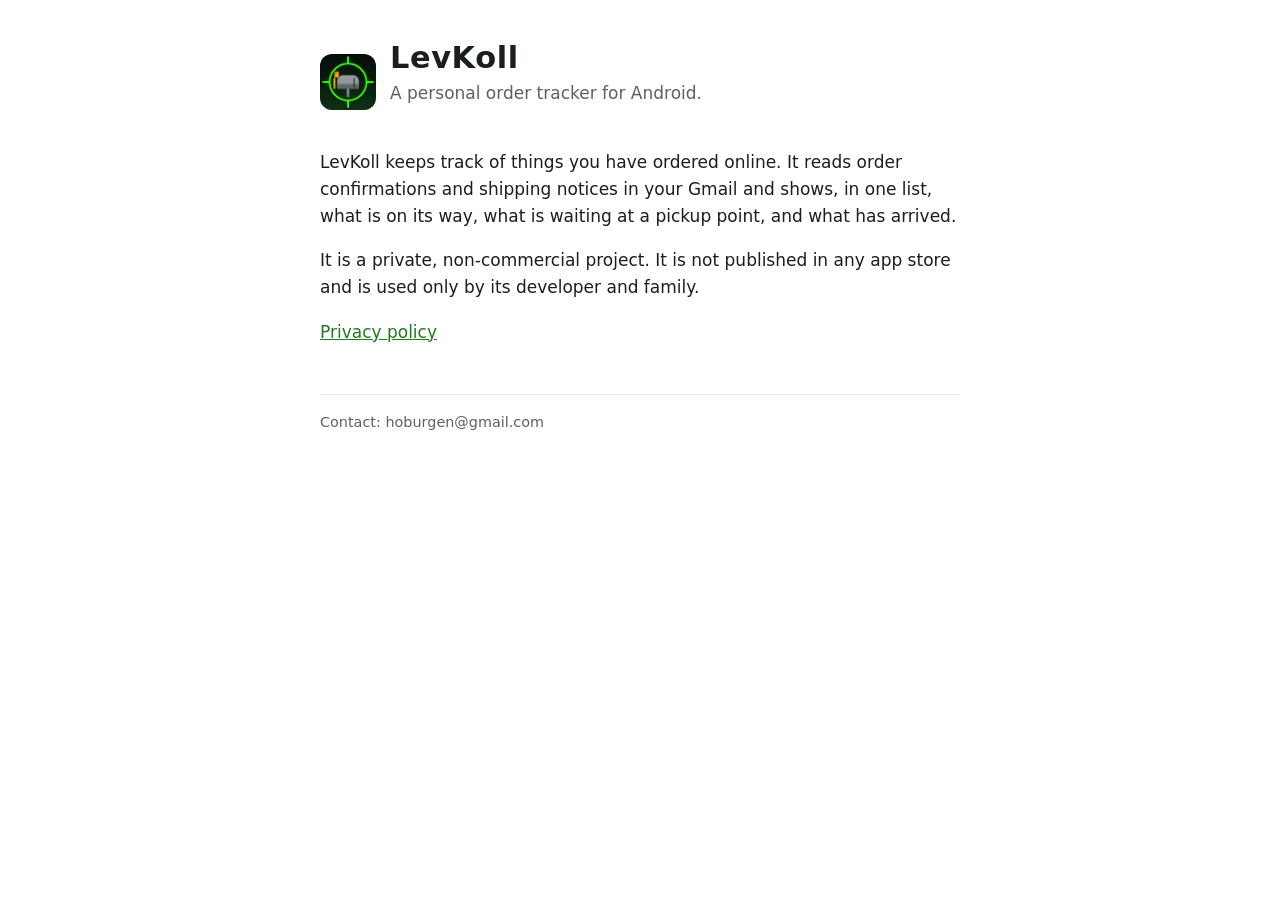
<file: index.html>
<!doctype html>
<html lang="en">
<head>
<meta charset="utf-8">
<meta name="viewport" content="width=device-width, initial-scale=1">
<title>LevKoll</title>
<link rel="icon" href="icon.png">
<link rel="stylesheet" href="style.css">
</head>
<body>
<main>
<header>
  <img src="icon.png" alt="">
  <div>
    <h1>LevKoll</h1>
    <p class="lede">A personal order tracker for Android.</p>
  </div>
</header>

<p>LevKoll keeps track of things you have ordered online. It reads order
confirmations and shipping notices in your Gmail and shows, in one list, what is
on its way, what is waiting at a pickup point, and what has arrived.</p>

<p>It is a private, non-commercial project. It is not published in any app store
and is used only by its developer and family.</p>

<p><a href="privacy.html">Privacy policy</a></p>

<footer>Contact: hoburgen@gmail.com</footer>
</main>
</body>
</html>
</file>
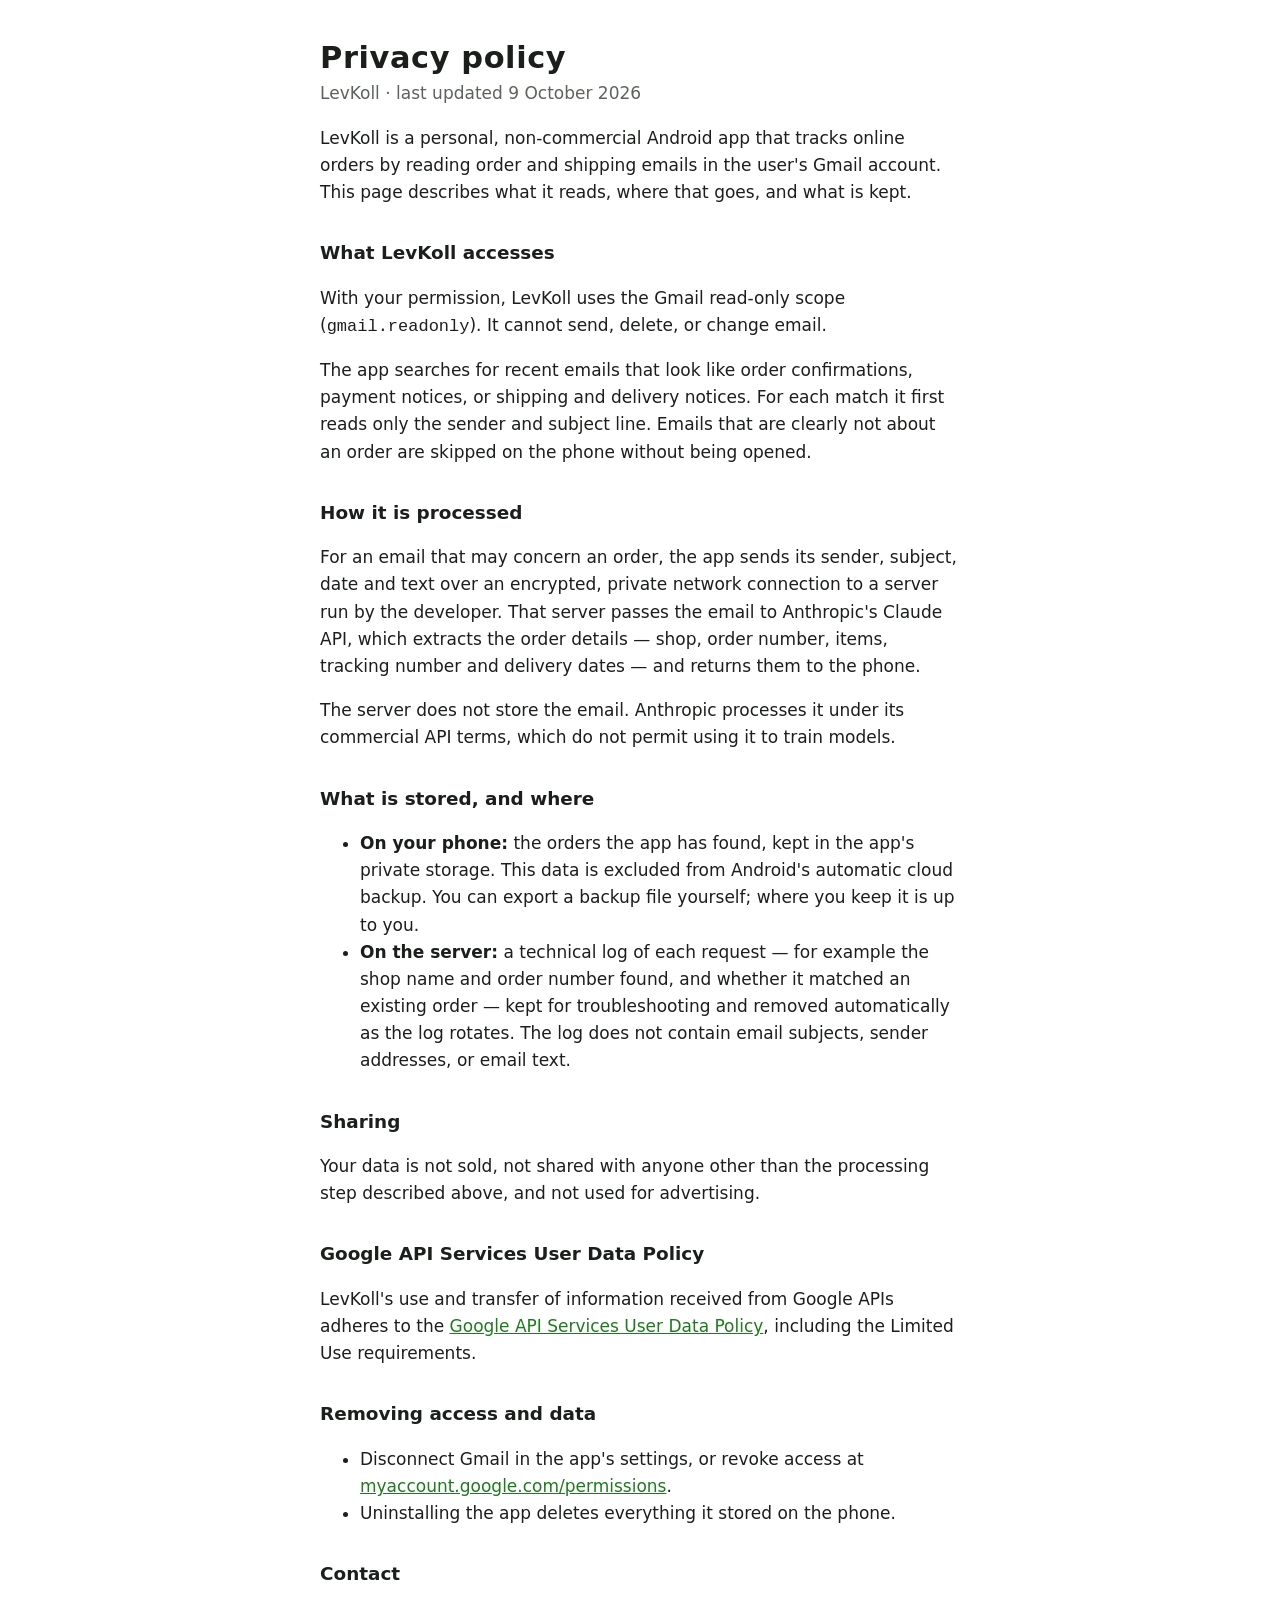
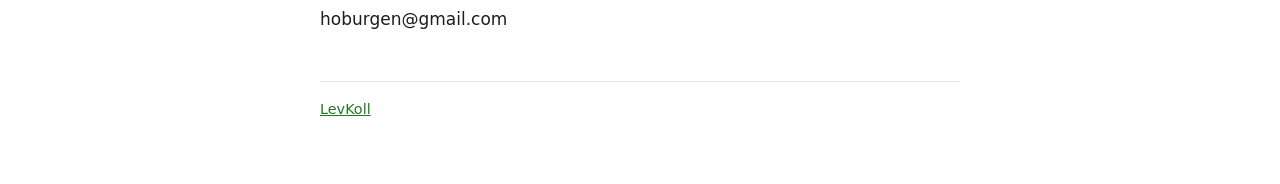
<file: privacy.html>
<!doctype html>
<html lang="en">
<head>
<meta charset="utf-8">
<meta name="viewport" content="width=device-width, initial-scale=1">
<title>LevKoll Privacy</title>
<link rel="icon" href="icon.png">
<link rel="stylesheet" href="style.css">
</head>
<body>
<main>
<h1>Privacy policy</h1>
<p class="lede">LevKoll &middot; last updated 9 October 2026</p>

<p>LevKoll is a personal, non-commercial Android app that tracks online orders
by reading order and shipping emails in the user's Gmail account. This page
describes what it reads, where that goes, and what is kept.</p>

<h2>What LevKoll accesses</h2>
<p>With your permission, LevKoll uses the Gmail read-only scope
(<code>gmail.readonly</code>). It cannot send, delete, or change email.</p>
<p>The app searches for recent emails that look like order confirmations,
payment notices, or shipping and delivery notices. For each match it first reads
only the sender and subject line. Emails that are clearly not about an order are
skipped on the phone without being opened.</p>

<h2>How it is processed</h2>
<p>For an email that may concern an order, the app sends its sender, subject,
date and text over an encrypted, private network connection to a server run by
the developer. That server passes the email to Anthropic's Claude API, which
extracts the order details &mdash; shop, order number, items, tracking number and
delivery dates &mdash; and returns them to the phone.</p>
<p>The server does not store the email. Anthropic processes it under its
commercial API terms, which do not permit using it to train models.</p>

<h2>What is stored, and where</h2>
<ul>
  <li><strong>On your phone:</strong> the orders the app has found, kept in the
  app's private storage. This data is excluded from Android's automatic cloud
  backup. You can export a backup file yourself; where you keep it is up to you.</li>
  <li><strong>On the server:</strong> a technical log of each request &mdash;
  for example the shop name and order number found, and whether it matched an
  existing order &mdash; kept for troubleshooting and removed automatically as
  the log rotates. The log does not contain email subjects, sender addresses, or
  email text.</li>
</ul>

<h2>Sharing</h2>
<p>Your data is not sold, not shared with anyone other than the processing step
described above, and not used for advertising.</p>

<h2>Google API Services User Data Policy</h2>
<p>LevKoll's use and transfer of information received from Google APIs adheres to
the <a href="https://developers.google.com/terms/api-services-user-data-policy">Google
API Services User Data Policy</a>, including the Limited Use requirements.</p>

<h2>Removing access and data</h2>
<ul>
  <li>Disconnect Gmail in the app's settings, or revoke access at
  <a href="https://myaccount.google.com/permissions">myaccount.google.com/permissions</a>.</li>
  <li>Uninstalling the app deletes everything it stored on the phone.</li>
</ul>

<h2>Contact</h2>
<p>hoburgen@gmail.com</p>

<footer><a href="./">LevKoll</a></footer>
</main>
</body>
</html>
</file>
<file: style.css>
:root { --bg: #ffffff; --fg: #1b1f1b; --muted: #5b635b; --accent: #1f7a1f; --rule: #e3e7e3; }
@media (prefers-color-scheme: dark) {
  :root { --bg: #0e110e; --fg: #e6ebe6; --muted: #9aa39a; --accent: #39ff14; --rule: #253025; }
}
* { box-sizing: border-box; }
body { margin: 0; background: var(--bg); color: var(--fg); font: 17px/1.6 system-ui, -apple-system, "Segoe UI", Roboto, sans-serif; }
main { max-width: 42rem; margin: 0 auto; padding: 2.5rem 16px 4rem; }
h1 { font-size: 1.9rem; line-height: 1.2; margin: 0 0 .25rem; letter-spacing: .02em; }
h2 { font-size: 1.15rem; margin: 2rem 0 .5rem; }
p, li { color: var(--fg); }
.lede { color: var(--muted); margin-top: 0; }
a { color: var(--accent); }
header { display: flex; align-items: center; gap: 14px; margin-bottom: 1.5rem; }
header img { width: 56px; height: 56px; border-radius: 12px; }
footer { margin-top: 3rem; padding-top: 1rem; border-top: 1px solid var(--rule); color: var(--muted); font-size: .9rem; }
</file>
